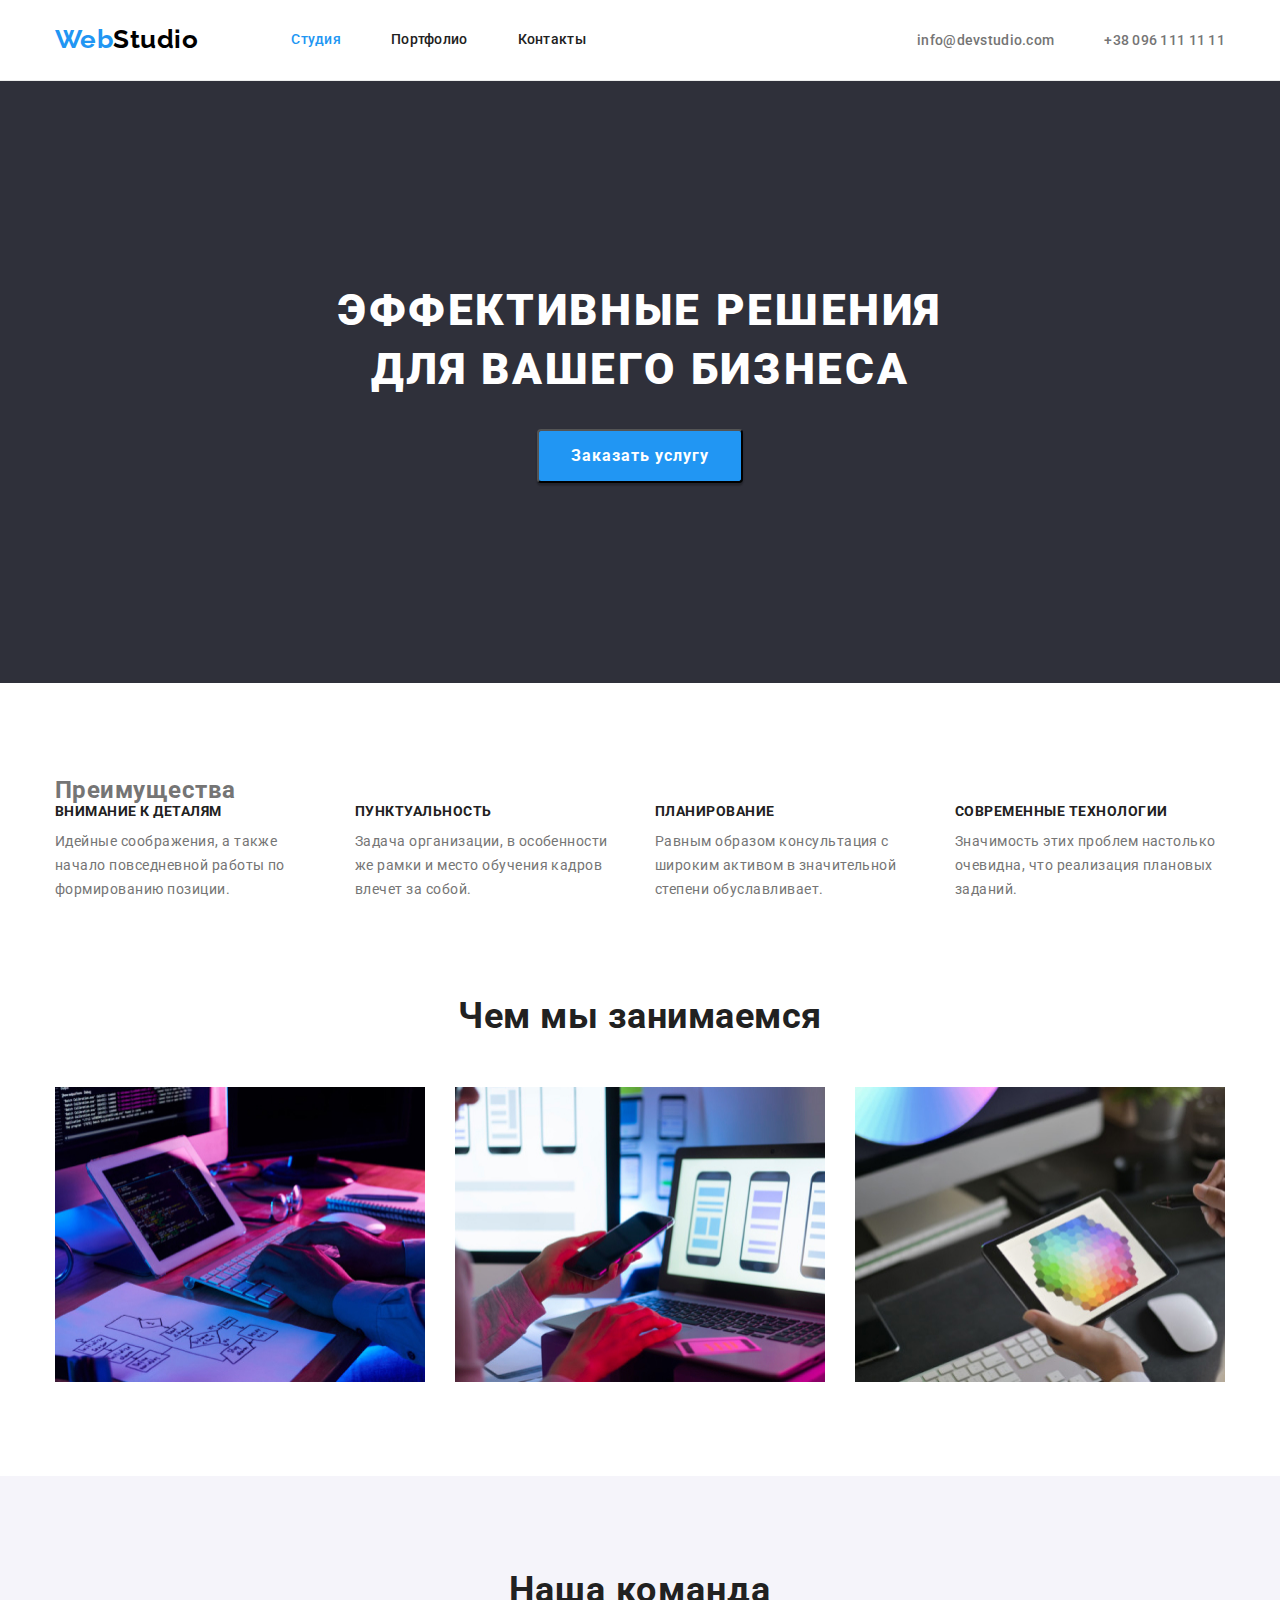
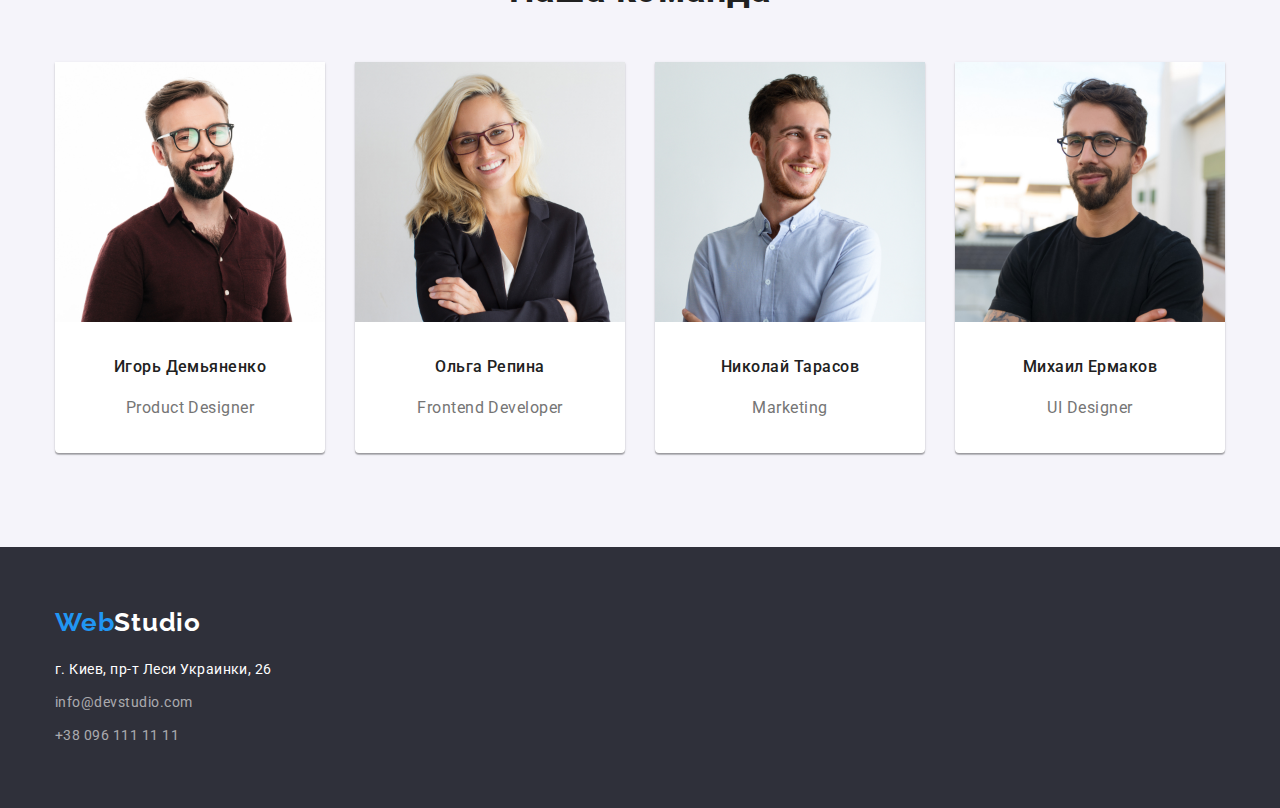
<file: index.html>
<!DOCTYPE html>
<html lang="ru">

<head>
    <meta charset="UTF-8">
    <meta http-equiv="X-UA-Compatible" content="IE=edge">
    <meta name="viewport" content="width=device-width, initial-scale=1.0">
    <link rel="preconnect" href="https://fonts.googleapis.com">
    <link rel="preconnect" href="https://fonts.gstatic.com" crossorigin>
    <link
        href="https://fonts.googleapis.com/css2?family=Raleway:wght@700&family=Roboto:wght@400;500;700;900&display=swap"
        rel="stylesheet">
    <link rel="stylesheet"
        href="https://cdnjs.cloudflare.com/ajax/libs/modern-normalize/1.1.0/modern-normalize.min.css">
    <link rel="stylesheet" href="css/style.css">
    <title>Document</title>
</head>

<body>

    <header class="page-header">
        <div class="container">
            <div class="nav-container">
                <a href="index.html" class="header-logo"> <span class="logo">Web</span>Studio</a>
                <nav class="main-nav">
                   
                    <ul class="site-nav list-style">
                        <li class="item"> <a href="#" class="link current">Студия</a> </li>
                        <li class="item"> <a href="./portfolio.html" class="link">Портфолио</a> </li>
                        <li> <a href="#" class="link">Контакты</a> </li>
                    </ul>
                </nav>
                <ul class="contacts-nav list-style">
                    <li class="item"> <a href="mailto:info@devstudio.com" class="link">info@devstudio.com</a> </li>
                    <li> <a href="tel:+380961111111" class="link">+38 096 111 11 11</a> </li>
                </ul>
            </div>
        </div>
    </header>

    <main>
        <!-- Герой -->
        <section class="hero">
            <div class="container">
                <h1 class="hero-title">Эффективные решения <br> для вашего бизнеса</h1>
                <button type="button" class="hero-button"> Заказать услугу</button>
            </div>
        </section>

        <!-- Преимущества -->
        <section class="section advantages">
            <div class="container">
                <h2>Преимущества</h2>
                <ul class="list-style advantages-list">
                    <li class="advantages-item">
                        <h3 class="advantages-title">Внимание к деталям</h3>
                        <p class="advantages-description">Идейные соображения,
                            а также начало повседневной работы по формированию позиции.</p>
                    </li>
                    <li class="advantages-item">
                        <h3 class="advantages-title"> Пунктуальность</h3>
                        <p class="advantages-description">Задача организации, в особенности же рамки
                            и место обучения кадров влечет за собой.</p>
                    </li>
                    <li class="advantages-item">
                        <h3 class="advantages-title">Планирование</h3>
                        <p class="advantages-description">Равным образом консультация с широким
                            активом в значительной степени обуславливает.</p>
                    </li>
                    <li class="advantages-item">
                        <h3 class="advantages-title">Современные технологии</h3>
                        <p class="advantages-description">Значимость этих проблем настолько
                            очевидна, что реализация плановых заданий.</p>
                    </li>
                </ul>
            </div>

        </section>

        <!-- Чем мы занимаемся -->
        <section class="section services">
            <div class="container">
                <h2 class="services-title">Чем мы занимаемся</h2>
                <ul class="list-style services-list">
                    <li class="services-item"> <a href=""> <img src="img/box1.jpg" alt="Планшет" width="370"
                                height="295"> </a> </li>
                    <li class="services-item"> <a href=""> <img src="img/box2.jpg" alt="Смартфон" width="370"
                                height="295"> </a> </li>
                    <li class="services-item"> <a href=""> <img src="img/box3.jpg" alt="Планшет" width="370"
                                height="295"> </a> </li>

                </ul>
            </div>
        </section>
        <!-- Наша команда -->
        <section class="section team">
            <div class="container">
                <h2 class="team-title">Наша команда</h2>
                <ul class="list-style  team-list">
                    <li class="team-item"> <img src="img/img.jpg" alt="Фото работника"
                                width="270" height="260">
                        <div class="worker-info">    
                            <h3 class="name-title">Игорь Демьяненко</h3>
                            <p lang="en" class="position" >Product Designer</p>
                        </div>
                    </li>
                    <li class="team-item">  <img src="img/img1.jpg" alt="Фото работника"
                                width="270" height="260">
                        <div class="worker-info">
                            <h3 class="name-title">Ольга Репина</h3>
                            <p lang="en" class="position"  >Frontend Developer</p>
                        </div>
                    </li>
                    <li class="team-item">  <img src="img/img2.jpg" alt="Фото работника"
                                width="270" height="260">
                        <div class="worker-info">
                            <h3 class="name-title">Николай Тарасов</h3>
                            <p lang="en" class="position"   >Marketing</p>
                        </div>
                    </li>
                    <li class="team-item">  <img src="img/img3.jpg" alt="Фото работника"
                                width="270" height="260">
                        <div class="worker-info">
                            <h3 class="name-title">Михаил Ермаков</h3>
                            <p lang="en" class="position" >UI Designer</p>
                        </div>
                    </li>
                </ul>
            </div>
        </section>
    </main>

    <footer class="footer-section">
        <div class="container">
            <a href="index.html" class="footer-logo"> <span class="logo">Web</span><span
                    class="logo-footer">Studio</span></a>
            <address>
                <ul class="adress-nav list-style">
                    <li>
                        <p>г. Киев, пр-т Леси Украинки, 26 </p>
                    </li>
                    <li class="footer-item"><a href="mailto:info@devstudio.com" class="link">info@devstudio.com</a></li>
                    <li><a href="tel:+380961111111" class="link">+38 096 111 11 11</a></li>
                </ul>
            </address>
        </div>
    </footer>
</body>

</html>
</file>
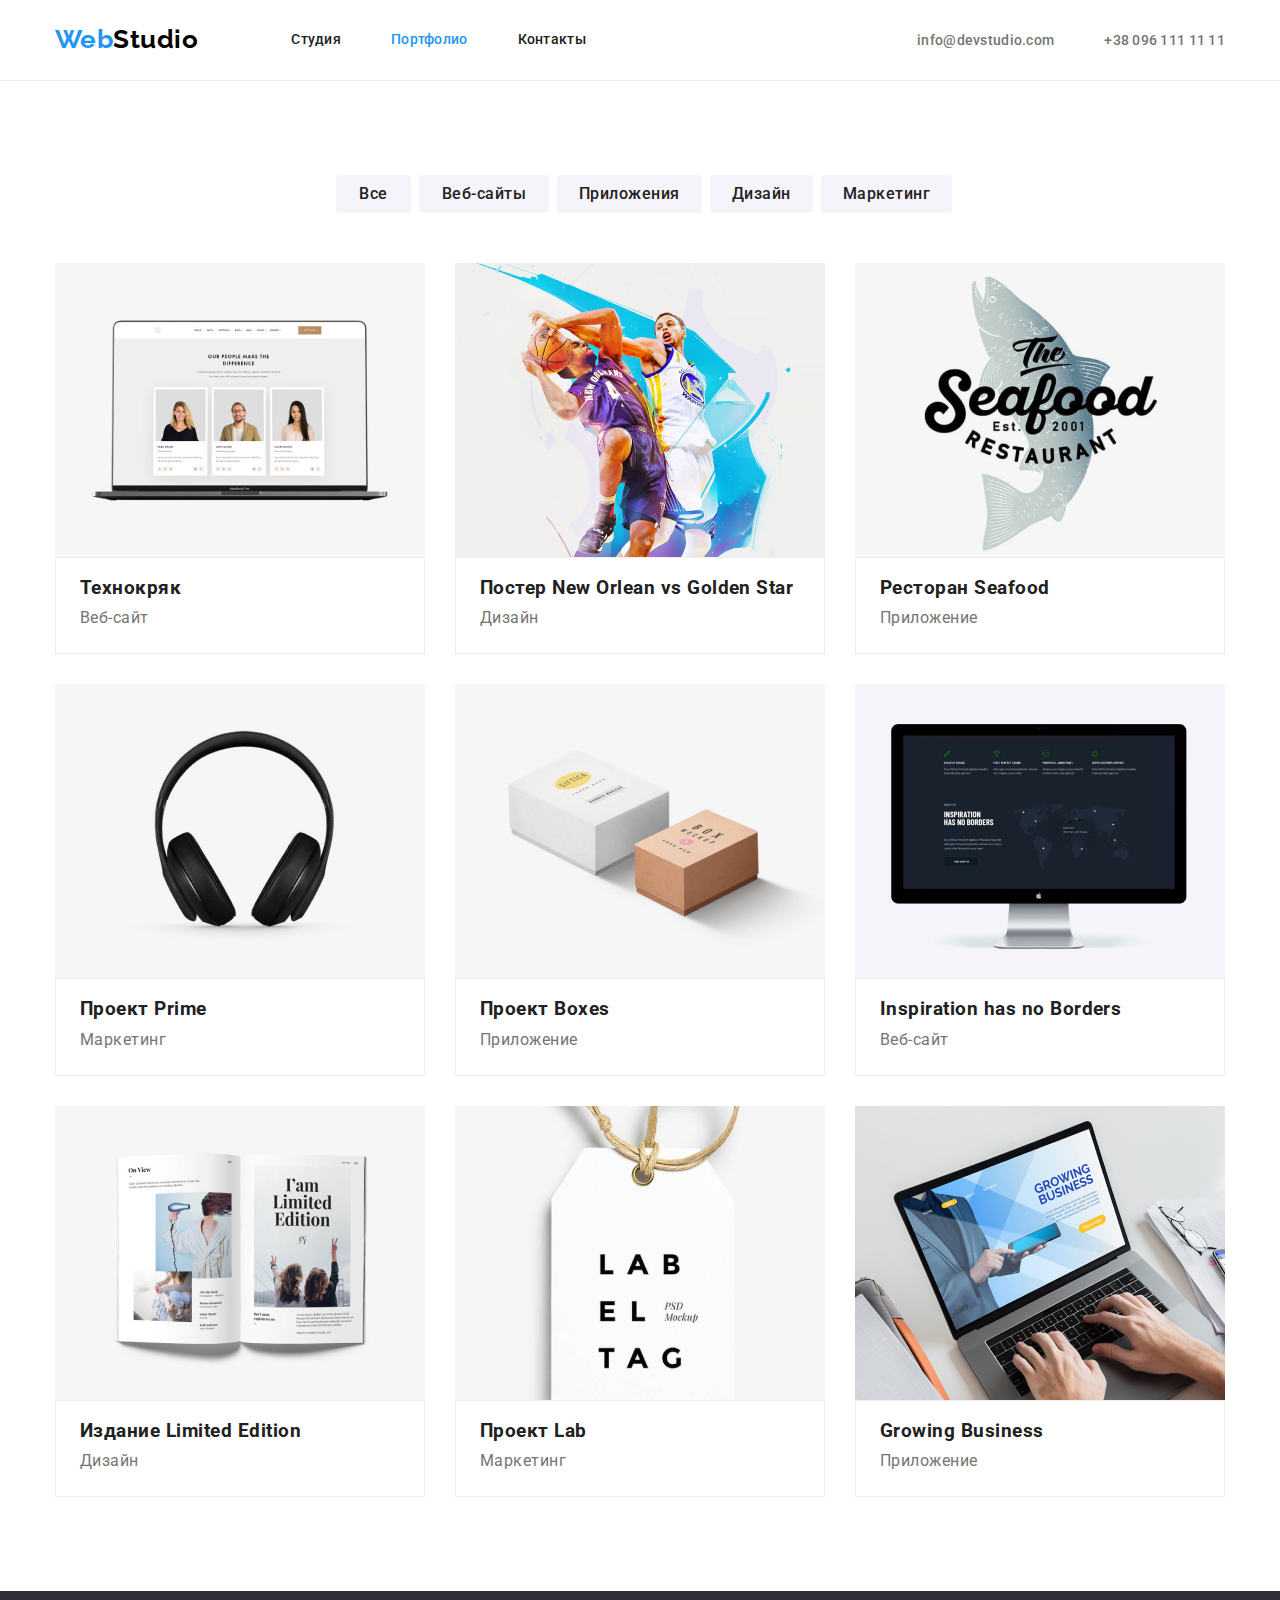
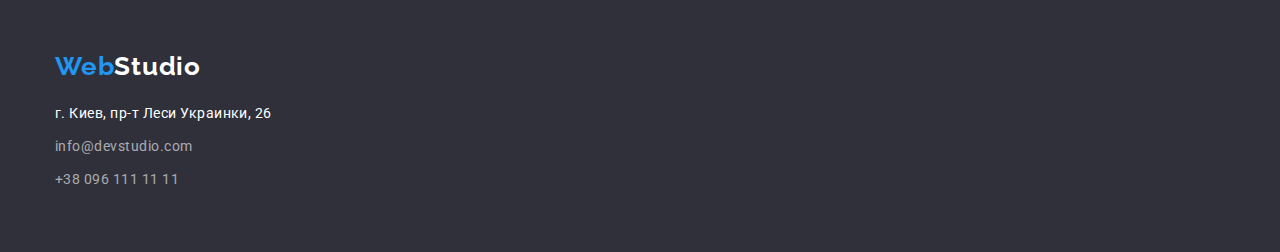
<file: portfolio.html>
<!DOCTYPE html>
<html lang="ru">

<head>
    <meta charset="UTF-8">
    <meta http-equiv="X-UA-Compatible" content="IE=edge">
    <meta name="viewport" content="width=device-width, initial-scale=1.0">
    <link rel="preconnect" href="https://fonts.googleapis.com">
    <link rel="preconnect" href="https://fonts.gstatic.com" crossorigin>
    <link
        href="https://fonts.googleapis.com/css2?family=Raleway:wght@700&family=Roboto:wght@400;500;700;900&display=swap"
        rel="stylesheet">
    <link rel="stylesheet"
        href="https://cdnjs.cloudflare.com/ajax/libs/modern-normalize/1.1.0/modern-normalize.min.css">
    <link rel="stylesheet" href="css/style.css">
    <title>Document</title>
</head>

<body>
    <header class="page-header">
        <div class="container">
            <div class="nav-container">
                <a href="index.html" class="header-logo"> <span class="logo">Web</span>Studio</a>
                <nav class="main-nav">

                    <ul class="site-nav list-style">
                        <li class="item"> <a href="./index.html" class="link">Студия</a> </li>
                        <li class="item"> <a href="" class="current link">Портфолио</a> </li>
                        <li> <a href="#" class="link">Контакты</a> </li>
                    </ul>
                </nav>
                <ul class="contacts-nav list-style">
                    <li class="item"> <a href="mailto:info@devstudio.com" class="link">info@devstudio.com</a> </li>
                    <li> <a href="tel:+380961111111" class="link">+38 096 111 11 11</a> </li>
                </ul>
            </div>
        </div>
    </header>
    <main>
        <section class="section filter-page">
            <div class="container"> 
                <ul class="list-style filter-button-list">
                    <li>
                        <button type="button" class="filter1 button">Все</button>
                    </li>
                    <li>
                        <button type="button" class="filter2 button">Веб-сайты</button>
                    </li>
                    <li>
                        <button type="button" class="filter3 button">Приложения</button>
                    </li>
                    <li>
                        <button type="button" class="filter4 button">Дизайн</button>
                    </li>
                    <li>
                        <button type="button" class="filter5 button">Маркетинг</button>
                    </li>
                </ul>
                <ul class="list-style filter-list">
                    <li class="filter-item" >
                        <a href="" class="link"><img src="img/tehnokriak.jpg" alt="Веб-сайт технокряк">
                            <div class="filter-description">
                                    <h3 class="filter-title">Технокряк</h3>
                                    <p class="filter-text">Веб-сайт</p>
                            </div>
                        </a>
                    </li>
                    <li class="filter-item">
                        <a href="" class="link"><img src="img/new-orlean-vs-golden-star.jpg" alt="Дизайн" >
                            <div class="filter-description">
                                <h3 class="filter-title">Постер New Orlean vs Golden Star</h3>
                                <p class="filter-text">Дизайн</p>
                            </div>
                        </a>
                    </li>
                    <li class="filter-item">
                        <a href="" class="link"><img src="img/seafood.jpg" alt="Ресторан Seafood" >
                            <div class="filter-description">
                                <h3 class="filter-title" >Ресторан Seafood</h3>
                                <p class="filter-text">Приложение</p>
                            </div>
                         </a>
                    </li>
                    <li class="filter-item">
                        <a href="" class="link"><img src="img/headphones.jpg" alt="headphones" >
                            <div class="filter-description">
                                <h3 class="filter-title">Проект Prime</h3>
                                <p class="filter-text">Маркетинг</p>
                            </div>
                        </a>
                    </li>
                    <li class="filter-item">
                        <a href="" class="link"><img src="img/boxes.jpg" alt="boxes"  >
                            <div class="filter-description">
                                <h3 class="filter-title">Проект Boxes</h3>
                                <p class="filter-text">Приложение</p>
                            </div>  
                        </a>
                    </li>
                    <li class="filter-item">
                        <a href="" class="link"><img src="img/monitor.jpg" alt="monitor" >
                            <div class="filter-description">
                                <h3 class="filter-title">Inspiration has no Borders</h3>
                                <p class="filter-text">Веб-сайт</p>
                            </div>
                        </a>
                    </li>
                    <li class="filter-item">
                        <a href="" class="link"><img src="img/magazine.jpg" alt="magazine" >
                            <div class="filter-description">
                                <h3 class="filter-title">Издание Limited Edition</h3>
                                <p class="filter-text">Дизайн</p>
                            </div>
                        </a>
                    </li>
                    <li class="filter-item">
                        <a href="" class="link"><img src="img/label.jpg" alt="label"  >
                            <div class="filter-description">
                                <h3 class="filter-title">Проект Lab</h3>
                                <p class="filter-text">Маркетинг</p>
                             </div>
                        </a>
                    </li>
                    <li class="filter-item">
                        <a href="" class="link"><img src="img/notebook.jpg" alt="notebook"  >
                            <div class="filter-description">
                                <h3 class="filter-title">Growing Business</h3>
                                <p class="filter-text">Приложение</p>
                            </div>
                        </a>
                    </li>
                </ul>
            </div>    
        </section>
    </main>
    <footer class="footer-section">
        <div class="container">
            <a href="index.html" class="footer-logo"> <span class="logo">Web</span><span
                    class="logo-footer">Studio</span></a>
            <address>
                <ul class="adress-nav list-style">
                    <li>
                        <p>г. Киев, пр-т Леси Украинки, 26 </p>
                    </li>
                    <li class="footer-item"><a href="mailto:info@devstudio.com" class="link">info@devstudio.com</a></li>
                    <li><a href="tel:+380961111111" class="link">+38 096 111 11 11</a></li>
                </ul>
            </address>
        </div>
    </footer>
    </body>
    
    </html>
</file>
<file: css/style.css>
/* колір основного тексту #757575 */
/* другорядний колір тексту #212121 */
/* колір фону #FFFFFF */
/* другорядний колір фону #F5F4FA */
/* колір акценту #2196F3; */
:root {
  --primary-text-color: #757575;
  --title-text-color: #212121;
  --accent-color: #2196f3;
  --main-color: #fff;
  --secondary-main-color: #f5f4fa;
}
/* Global */
body {
  background-color: var(--main-color);
  color: var(--primary-text-color);
  font-family: roboto, sans-serif;
  letter-spacing: 0.03em;
}
h1,
h2,
h3,
p,
ul {
  margin: 0;
  padding: 0;
}
img {
  display: block;
  max-width: 100%;
}
.link {
  text-decoration: none;
  color: var(--title-text-color);
}
.list-style {
  list-style-type: none;
}
.container {
  margin-left: auto;
  margin-right: auto;
  padding-left: 15px;
  padding-right: 15px;
  width: 1200px;
}

/* Logo */

.logo {
  color: var(--accent-color);
}

.header-logo {
  margin-right: 93px;
  font-family: Raleway, sans-serif;
  font-weight: bold;
  font-size: 26px;
  line-height: 1.2;
  color: #000000;
  text-decoration: none;
}

.footer-logo {
  display: block;
  font-family: Raleway;
  font-style: normal;
  font-weight: bold;
  font-size: 26px;
  line-height: 1.19;
  letter-spacing: 0.03em;
  color: var(--main-color);
  text-decoration: none;
  margin-bottom: 20px;
}

/* Site navigation Header */

.page-header {
  border-bottom: 1px solid #ececec;
}

.main-nav {
  display: flex;
}
.contacts-nav {
  display: flex;
  margin-left: auto;
}

.contacts-nav .link {
  padding-top: 32px;
  padding-bottom: 32px;
}

.site-nav {
  display: flex;
  font-weight: 500;
  font-size: 14px;
  line-height: 1.14;
  letter-spacing: 0.02em;
}
.site-nav .link {
  display: block;
  padding-top: 32px;
  padding-bottom: 32px;
}
.nav-container {
  display: flex;
  flex-wrap: wrap;
  align-items: center;
}
.site-nav a:hover,
.site-nav a:focus {
  color: var(--accent-color);
}
.contacts-nav .link {
  font-weight: 500;
  font-size: 14px;
  line-height: 1.14;
  letter-spacing: 0.02em;
  color: var(--primary-text-color);
}

.contacts-nav a:hover,
.contacts-nav a:focus {
  color: var(--accent-color);
}
.site-nav .current {
  color: var(--accent-color);
}

.item {
  margin-right: 50px;
}

/* Hero */
.hero {
  padding-top: 200px;
  padding-bottom: 200px;
  text-align: center;
  background-color: #2f303a;
}
.hero-title {
  margin-bottom: 30px;
  color: var(--title-text-color);
  font-weight: 900;
  font-size: 44px;
  line-height: 1.34;
  letter-spacing: 0.06em;
  text-transform: uppercase;
  color: var(--main-color);
  text-align: center;
}
/* Main */
/* Преимущества */
.advantages-list {
  display: flex;
  flex-wrap: wrap;
  margin-left: -30px;
}
.advantages-list .advantages-item {
  flex-basis: calc(100% / 4 - 30px);
  margin-left: 30px;
}
.section {
  padding-top: 94px;
  padding-bottom: 94px;
}
.advantages {
  padding-bottom: 47px;
}

.advantages-title {
  font-weight: 700;
  font-size: 14px;
  line-height: 1.14;
  text-transform: uppercase;
  color: var(--title-text-color);
  margin-bottom: 10px;
}
.advantages-description {
  font-weight: 400;
  font-size: 14px;
  line-height: 1.7;
}

/* Чем мы занимаемся */

.services {
  padding-top: 47px;
}
.services-title {
  font-weight: 700;
  font-size: 36px;
  line-height: 1.16;
  text-align: center;
  color: var(--title-text-color);
  margin-bottom: 50px;
}
.services-list {
  display: flex;
  flex-wrap: wrap;
  margin-left: -30px;
}
.services-list .services-item {
  flex-basis: calc(100% / 3 - 30px);
  margin-left: 30px;
}
/* OUR TEAM */

.team {
  background-color: var(--secondary-main-color);
}
.team-title {
  font-weight: bold;
  font-size: 36px;
  line-height: 1.16;
  text-align: center;
  letter-spacing: 0.03em;
  color: var(--title-text-color);
  margin-bottom: 50px;
}
.team-list {
  display: flex;
  flex-wrap: wrap;
  margin-left: -30px;
}

.team-list .team-item {
  flex-basis: calc(100% / 4 - 30px);
  margin-left: 30px;
  background: var(--main-color);
  box-shadow: 0px 1px 3px rgba(0, 0, 0, 0.12), 0px 1px 1px rgba(0, 0, 0, 0.14),
    0px 2px 1px rgba(0, 0, 0, 0.2);
  border-radius: 0px 0px 4px 4px;
}
.worker-info {
  padding-top: 30px;
  padding-bottom: 30px;
}
.name-title {
  margin-bottom: 10px;
  font-weight: 500;
  font-size: 16px;
  line-height: 1.9;
  text-align: center;
  letter-spacing: 0.03em;
  color: var(--title-text-color);
}
.position {
  font-size: 16px;
  line-height: 1.9;
  text-align: center;
  letter-spacing: 0.03em;
  color: var(--primary-text-color);
}
/* buttton */
.hero-button {
  min-width: 200px;
  font-family: inherit;
  cursor: pointer;
  font-style: normal;
  font-weight: 700;
  font-size: 16px;
  line-height: 1.87;
  display: inline-block;
  align-items: center;
  text-align: center;
  letter-spacing: 0.06em;
  color: var(--main-color);
  background-color: var(--accent-color);
  border-radius: 4px;
  box-shadow: 0px 3px 1px rgba(0, 0, 0, 0.1), 0px 1px 2px rgba(0, 0, 0, 0.08),
    0px 2px 2px rgba(0, 0, 0, 0.12);
  padding: 10px 32px;
}
.button {
  padding: 6px 22px;
  margin-right: 8px;
  font-family: inherit;
  cursor: pointer;
  font-weight: 500;
  font-size: 16px;
  line-height: 1.62;
  text-align: center;
  letter-spacing: 0.03em;
  color: var(--title-text-color);
  background-color: var(--secondary-main-color);
  border-radius: 4px;
  border: none;
}
/* Portfolio */

.filter5 {
  margin-right: -8px;
}
.filter-button-list {
  display: flex;
  flex-wrap: wrap;
  justify-content: center;
  margin-bottom: 50px;
}

.filter1 {
  display: inline-block;
  width: 75px;
}
.filter2 {
  display: inline-block;
  min-width: 130px;
}
.filter3 {
  display: inline-block;
  min-width: 145px;
}
.filter4 {
  display: inline-block;
  min-width: 100px;
}
.filter5 {
  display: inline-block;
  min-width: 75px;
}

.filter-list {
  display: flex;
  flex-wrap: wrap;
  margin-left: -30px;
  margin-top: -30px;
}

.filter-list .filter-item {
  flex-basis: calc(100% / 3 - 30px);
  margin-left: 30px;
  margin-top: 30px;
}

.filter-description {
  padding: 20px 24px;
  border: 1px solid #eeeeee;
}

.filter-text {
  margin-top: 4px;
  font-size: 16px;
  line-height: 1.87;
  letter-spacing: 0.03em;

  color: var(--primary-text-color);
}

.button:hover,
.button:focus {
  background-color: var(--accent-color);
  color: var(--main-color);
}

/* footer */

.adress-nav .link {
  font-style: normal;
  font-size: 14px;
  line-height: 1.71;
  color: rgba(255, 255, 255, 0.6);
}

.adress-nav p {
  font-style: normal;
  font-weight: 400;
  font-size: 14px;
  line-height: 1.71;
  color: #ffffff;
}

.footer-section {
  background-color: #2f303a;
  padding-top: 60px;
  padding-bottom: 60px;
}
.footer-item {
  margin-top: 9px;
  margin-bottom: 9px;
}
</file>
